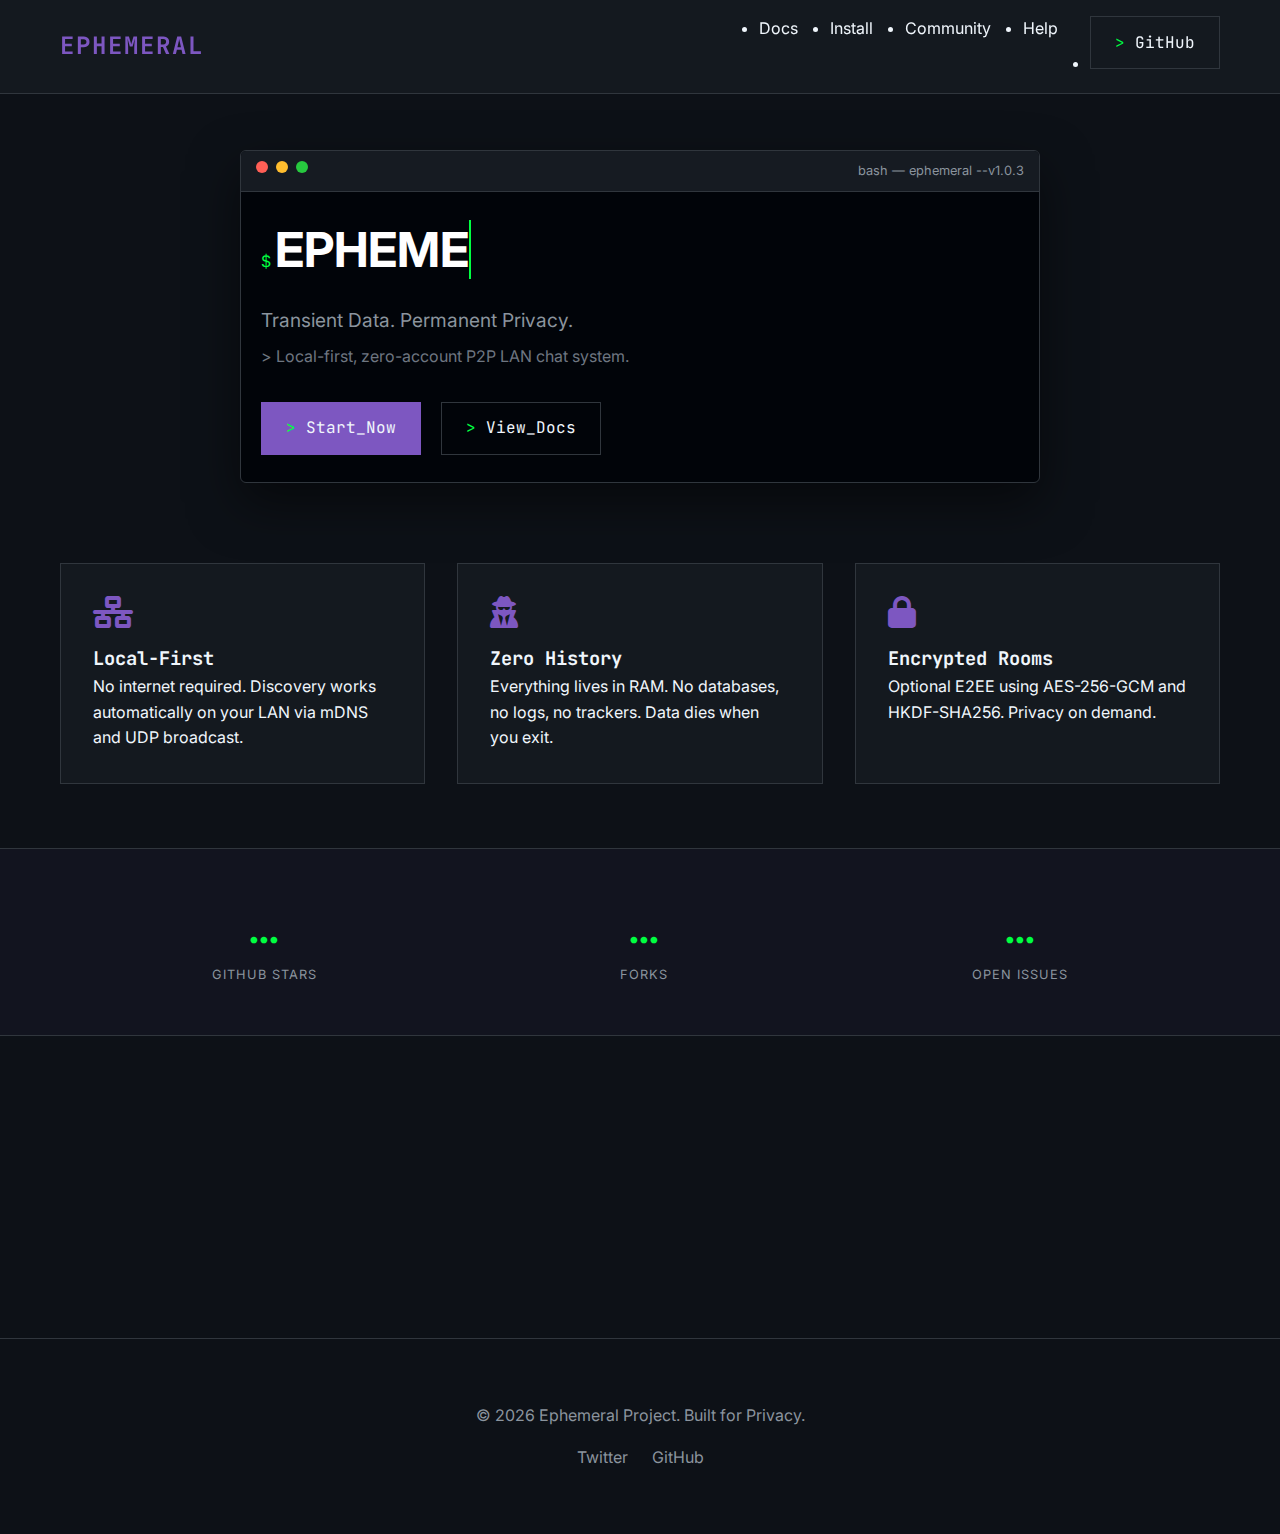
<file: index.html>
<!DOCTYPE html>
<html lang="en">
<head>
    <meta charset="UTF-8">
    <meta name="viewport" content="width=device-width, initial-scale=1.0">
    <title>Ephemeral | Decentralized LAN Chat</title>
    <link rel="stylesheet" href="website/css/style.css">
    <link rel="preconnect" href="https://fonts.googleapis.com">
    <link rel="preconnect" href="https://fonts.gstatic.com" crossorigin>
    <link href="https://fonts.googleapis.com/css2?family=Inter:wght@400;600&family=JetBrains+Mono:wght@700&display=swap" rel="stylesheet">
    <link rel="stylesheet" href="https://cdnjs.cloudflare.com/ajax/libs/font-awesome/6.4.0/css/all.min.css">
</head>
<body>
    <header>
        <div class="container">
            <nav>
                <a href="index.html" class="logo terminal-font">EPHEMERAL</a>
                <button class="hamburger"><i class="fas fa-bars"></i></button>
                <ul class="nav-links">
                    <li><a href="website/pages/docs.html">Docs</a></li>
                    <li><a href="website/pages/install.html">Install</a></li>
                    <li><a href="website/pages/chat.html">Community</a></li>
                    <li><a href="website/pages/help.html">Help</a></li>
                    <li><a href="https://github.com/Mr-Dark-debug/Ephemeral" class="btn" target="_blank">GitHub</a></li>
                </ul>
            </nav>
        </div>
    </header>

    <main>
        <section class="hero section">
            <div class="container" style="padding-top: 150px; text-align: center;">
                <div class="terminal-window fade-in-up" style="max-width: 800px; margin: 0 auto;">
                    <div class="terminal-header">
                        <div class="dot red"></div>
                        <div class="dot yellow"></div>
                        <div class="dot green"></div>
                        <span style="margin-left: auto; font-size: 0.8rem; color: #8b949e;">bash — ephemeral --v1.0.3</span>
                    </div>
                    <div class="terminal-body" style="text-align: left;">
                        <span style="color: var(--accent-green);">$</span> <span class="typing-text" style="font-size: 3rem; font-weight: bold; color: white;"></span>
                        <p style="margin-top: 1rem; font-size: 1.2rem; color: var(--sub-text-color);">
                            Transient Data. Permanent Privacy.
                        </p>
                        <p style="color: #6e7681; margin-top: 0.5rem;">> Local-first, zero-account P2P LAN chat system.</p>
                        <div style="margin-top: 2rem;">
                            <a href="website/pages/install.html" class="btn btn-primary">Start_Now</a>
                            <a href="website/pages/docs.html" class="btn" style="margin-left: 1rem;">View_Docs</a>
                        </div>
                    </div>
                </div>
            </div>
        </section>

        <section class="container fade-in-up" style="margin-top: 80px;">
            <div class="features-grid">
                <div class="feature-card">
                    <i class="fas fa-network-wired"></i>
                    <h3>Local-First</h3>
                    <p>No internet required. Discovery works automatically on your LAN via mDNS and UDP broadcast.</p>
                </div>
                <div class="feature-card">
                    <i class="fas fa-user-secret"></i>
                    <h3>Zero History</h3>
                    <p>Everything lives in RAM. No databases, no logs, no trackers. Data dies when you exit.</p>
                </div>
                <div class="feature-card">
                    <i class="fas fa-lock"></i>
                    <h3>Encrypted Rooms</h3>
                    <p>Optional E2EE using AES-256-GCM and HKDF-SHA256. Privacy on demand.</p>
                </div>
            </div>
        </section>

        <section class="stats-bar fade-in-up">
            <div class="container" style="display: flex; width: 100%; justify-content: space-around; flex-wrap: wrap;">
                <div class="stat-item">
                    <span class="stat-value" id="star-count">...</span>
                    <span class="stat-label">GitHub Stars</span>
                </div>
                <div class="stat-item">
                    <span class="stat-value" id="fork-count">...</span>
                    <span class="stat-label">Forks</span>
                </div>
                <div class="stat-item">
                    <span class="stat-value" id="issue-count">...</span>
                    <span class="stat-label">Open Issues</span>
                </div>
            </div>
        </section>

        <section class="container fade-in-up contributors-section">
            <h2 style="text-align: center; margin-bottom: 2rem;">Top Contributors</h2>
            <div class="contributors-row" id="contributors-row">
                <!-- Loaded via JS -->
            </div>
        </section>
    </main>

    <footer style="padding: 4rem 0; border-top: 1px solid var(--border-color); text-align: center; color: var(--sub-text-color);">
        <div class="container">
            <p>&copy; 2026 Ephemeral Project. Built for Privacy.</p>
            <div style="margin-top: 1rem;">
                <a href="#" style="margin: 0 10px;">Twitter</a>
                <a href="https://github.com/Mr-Dark-debug/Ephemeral" style="margin: 0 10px;">GitHub</a>
            </div>
        </div>
    </footer>

    <script src="website/js/main.js"></script>
</body>
</html>
</file>
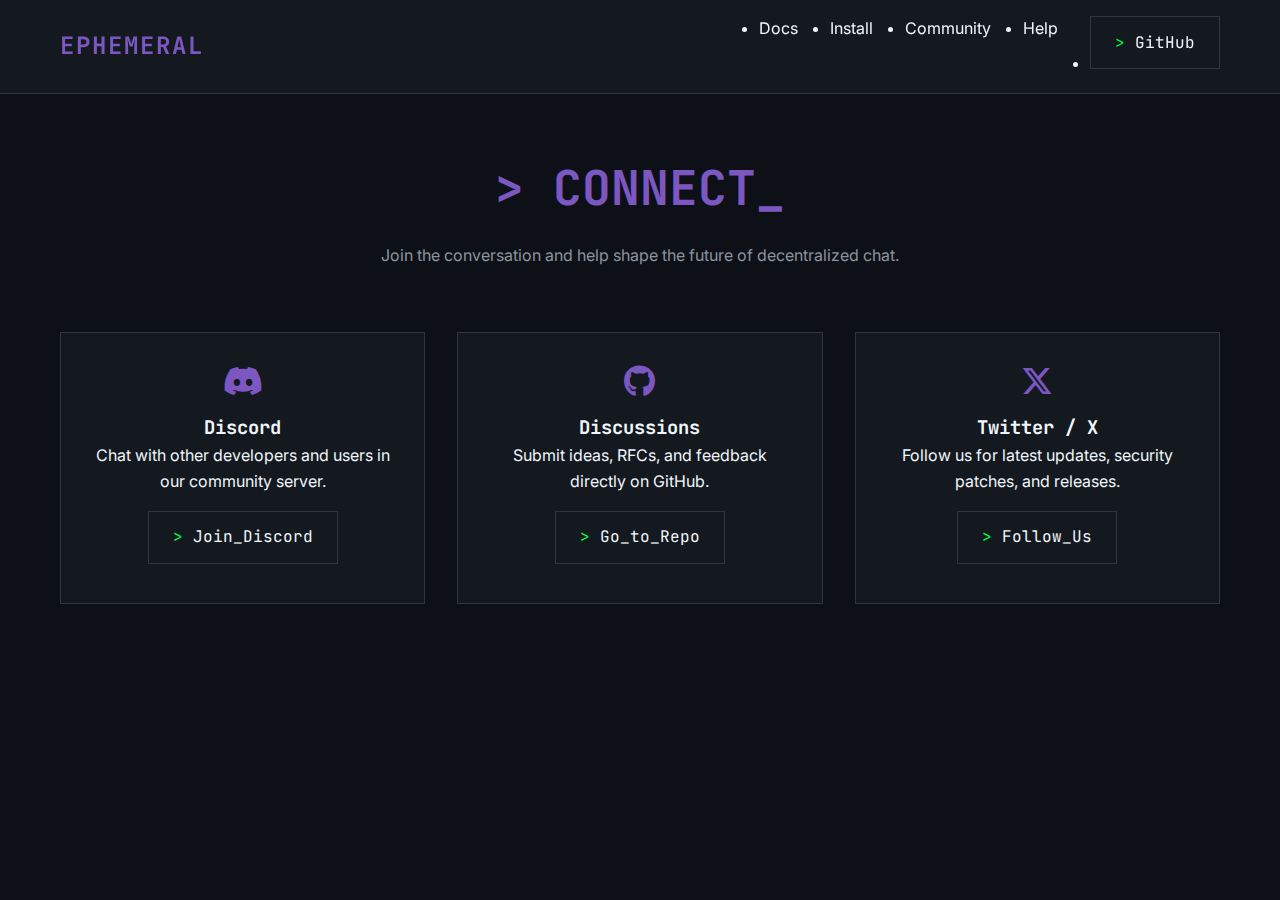
<file: website/pages/chat.html>
<!DOCTYPE html>
<html lang="en">
<head>
    <meta charset="UTF-8">
    <meta name="viewport" content="width=device-width, initial-scale=1.0">
    <title>Community | Ephemeral</title>
    <link rel="stylesheet" href="../css/style.css">
    <link rel="preconnect" href="https://fonts.googleapis.com">
    <link rel="preconnect" href="https://fonts.gstatic.com" crossorigin>
    <link href="https://fonts.googleapis.com/css2?family=Inter:wght@400;600&family=JetBrains+Mono:wght@700&display=swap" rel="stylesheet">
    <link rel="stylesheet" href="https://cdnjs.cloudflare.com/ajax/libs/font-awesome/6.4.0/css/all.min.css">
</head>
<body>
    <header>
        <div class="container">
            <nav>
                <a href="../../index.html" class="logo terminal-font">EPHEMERAL</a>
                <button class="hamburger"><i class="fas fa-bars"></i></button>
                <ul class="nav-links">
                    <li><a href="docs.html">Docs</a></li>
                    <li><a href="install.html">Install</a></li>
                    <li><a href="chat.html" class="active">Community</a></li>
                    <li><a href="help.html">Help</a></li>
                    <li><a href="https://github.com/Mr-Dark-debug/Ephemeral" class="btn" target="_blank">GitHub</a></li>
                </ul>
            </nav>
        </div>
    </header>

    <main class="container" style="padding-top: 150px; text-align: center;">
        <section class="fade-in-up">
            <h1 class="terminal-font" style="font-size: 3rem; color: var(--accent-purple);">> CONNECT_</h1>
            <p style="margin-top: 1rem; color: var(--sub-text-color);">Join the conversation and help shape the future of decentralized chat.</p>
            
            <div class="features-grid" style="margin-top: 4rem;">
                <div class="feature-card">
                    <i class="fab fa-discord"></i>
                    <h3>Discord</h3>
                    <p>Chat with other developers and users in our community server.</p>
                    <a href="#" class="btn" style="margin-top: 1rem;">Join_Discord</a>
                </div>
                <div class="feature-card">
                    <i class="fab fa-github"></i>
                    <h3>Discussions</h3>
                    <p>Submit ideas, RFCs, and feedback directly on GitHub.</p>
                    <a href="https://github.com/Mr-Dark-debug/Ephemeral/discussions" class="btn" style="margin-top: 1rem;">Go_to_Repo</a>
                </div>
                <div class="feature-card">
                    <i class="fab fa-x-twitter"></i>
                    <h3>Twitter / X</h3>
                    <p>Follow us for latest updates, security patches, and releases.</p>
                    <a href="#" class="btn" style="margin-top: 1rem;">Follow_Us</a>
                </div>
            </div>
        </section>
    </main>

    <script src="../js/main.js"></script>
</body>
</html>
</file>
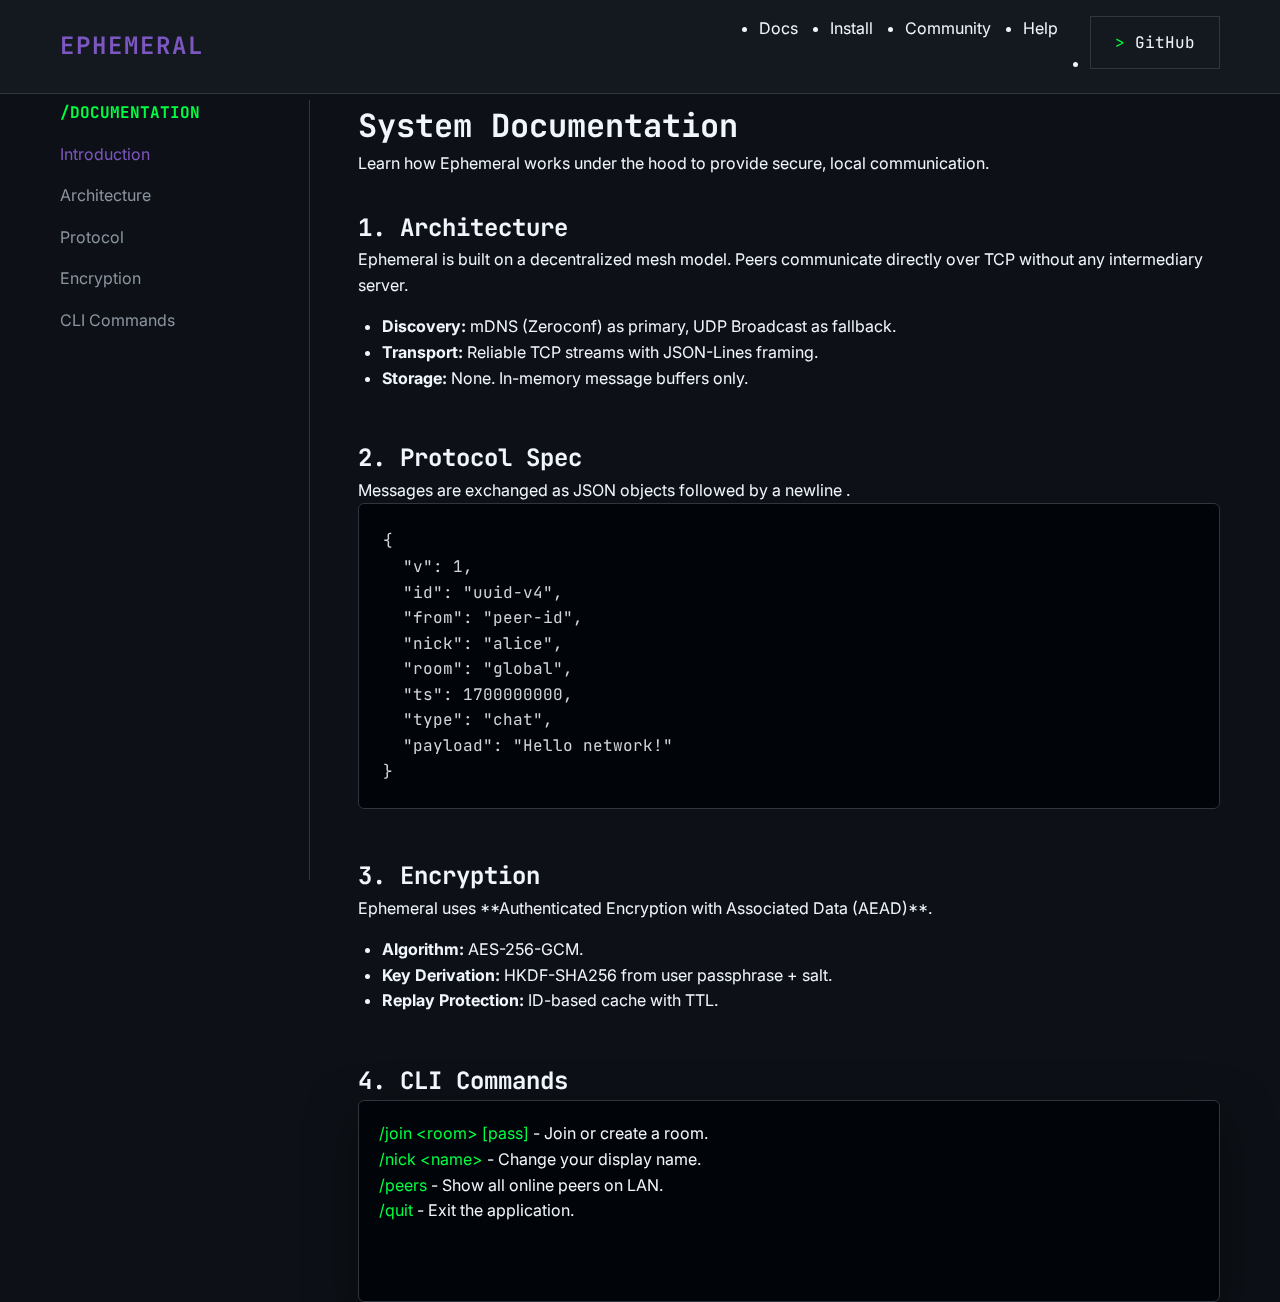
<file: website/pages/docs.html>
<!DOCTYPE html>
<html lang="en">
<head>
    <meta charset="UTF-8">
    <meta name="viewport" content="width=device-width, initial-scale=1.0">
    <title>Docs | Ephemeral</title>
    <link rel="stylesheet" href="../css/style.css">
    <link rel="preconnect" href="https://fonts.googleapis.com">
    <link rel="preconnect" href="https://fonts.gstatic.com" crossorigin>
    <link href="https://fonts.googleapis.com/css2?family=Inter:wght@400;600&family=JetBrains+Mono:wght@700&display=swap" rel="stylesheet">
    <link rel="stylesheet" href="https://cdnjs.cloudflare.com/ajax/libs/font-awesome/6.4.0/css/all.min.css">
</head>
<body>
    <header>
        <div class="container">
            <nav>
                <a href="../../index.html" class="logo terminal-font">EPHEMERAL</a>
                <button class="hamburger"><i class="fas fa-bars"></i></button>
                <ul class="nav-links">
                    <li><a href="docs.html" class="active">Docs</a></li>
                    <li><a href="install.html">Install</a></li>
                    <li><a href="chat.html">Community</a></li>
                    <li><a href="help.html">Help</a></li>
                    <li><a href="https://github.com/Mr-Dark-debug/Ephemeral" class="btn" target="_blank">GitHub</a></li>
                </ul>
            </nav>
        </div>
    </header>

    <main class="container">
        <div class="docs-container">
            <aside class="sidebar">
                <h4 class="terminal-font" style="margin-bottom: 1rem; color: var(--accent-green);">/DOCUMENTATION</h4>
                <ul>
                    <li><a href="#intro" class="active">Introduction</a></li>
                    <li><a href="#architecture">Architecture</a></li>
                    <li><a href="#protocol">Protocol</a></li>
                    <li><a href="#encryption">Encryption</a></li>
                    <li><a href="#commands">CLI Commands</a></li>
                </ul>
            </aside>

            <section class="main-content fade-in-up">
                <h1 id="intro">System Documentation</h1>
                <p>Learn how Ephemeral works under the hood to provide secure, local communication.</p>

                <h2 id="architecture" style="margin-top: 2rem;">1. Architecture</h2>
                <p>Ephemeral is built on a decentralized mesh model. Peers communicate directly over TCP without any intermediary server.</p>
                <ul style="margin-left: 1.5rem; margin-top: 1rem;">
                    <li><strong>Discovery:</strong> mDNS (Zeroconf) as primary, UDP Broadcast as fallback.</li>
                    <li><strong>Transport:</strong> Reliable TCP streams with JSON-Lines framing.</li>
                    <li><strong>Storage:</strong> None. In-memory message buffers only.</li>
                </ul>

                <h2 id="protocol" style="margin-top: 3rem;">2. Protocol Spec</h2>
                <p>Messages are exchanged as JSON objects followed by a newline <code>
</code>.</p>
                <div class="code-block">
                    <pre>{
  "v": 1,
  "id": "uuid-v4",
  "from": "peer-id",
  "nick": "alice",
  "room": "global",
  "ts": 1700000000,
  "type": "chat",
  "payload": "Hello network!"
}</pre>
                </div>

                <h2 id="encryption" style="margin-top: 3rem;">3. Encryption</h2>
                <p>Ephemeral uses **Authenticated Encryption with Associated Data (AEAD)**.</p>
                <ul style="margin-left: 1.5rem; margin-top: 1rem;">
                    <li><strong>Algorithm:</strong> AES-256-GCM.</li>
                    <li><strong>Key Derivation:</strong> HKDF-SHA256 from user passphrase + salt.</li>
                    <li><strong>Replay Protection:</strong> ID-based cache with TTL.</li>
                </ul>

                <h2 id="commands" style="margin-top: 3rem;">4. CLI Commands</h2>
                <div class="terminal-window">
                    <div class="terminal-body">
                        <p><span style="color: var(--accent-green);">/join &lt;room&gt; [pass]</span> - Join or create a room.</p>
                        <p><span style="color: var(--accent-green);">/nick &lt;name&gt;</span> - Change your display name.</p>
                        <p><span style="color: var(--accent-green);">/peers</span> - Show all online peers on LAN.</p>
                        <p><span style="color: var(--accent-green);">/quit</span> - Exit the application.</p>
                    </div>
                </div>
            </section>
        </div>
    </main>

    <script src="../js/main.js"></script>
</body>
</html>
</file>
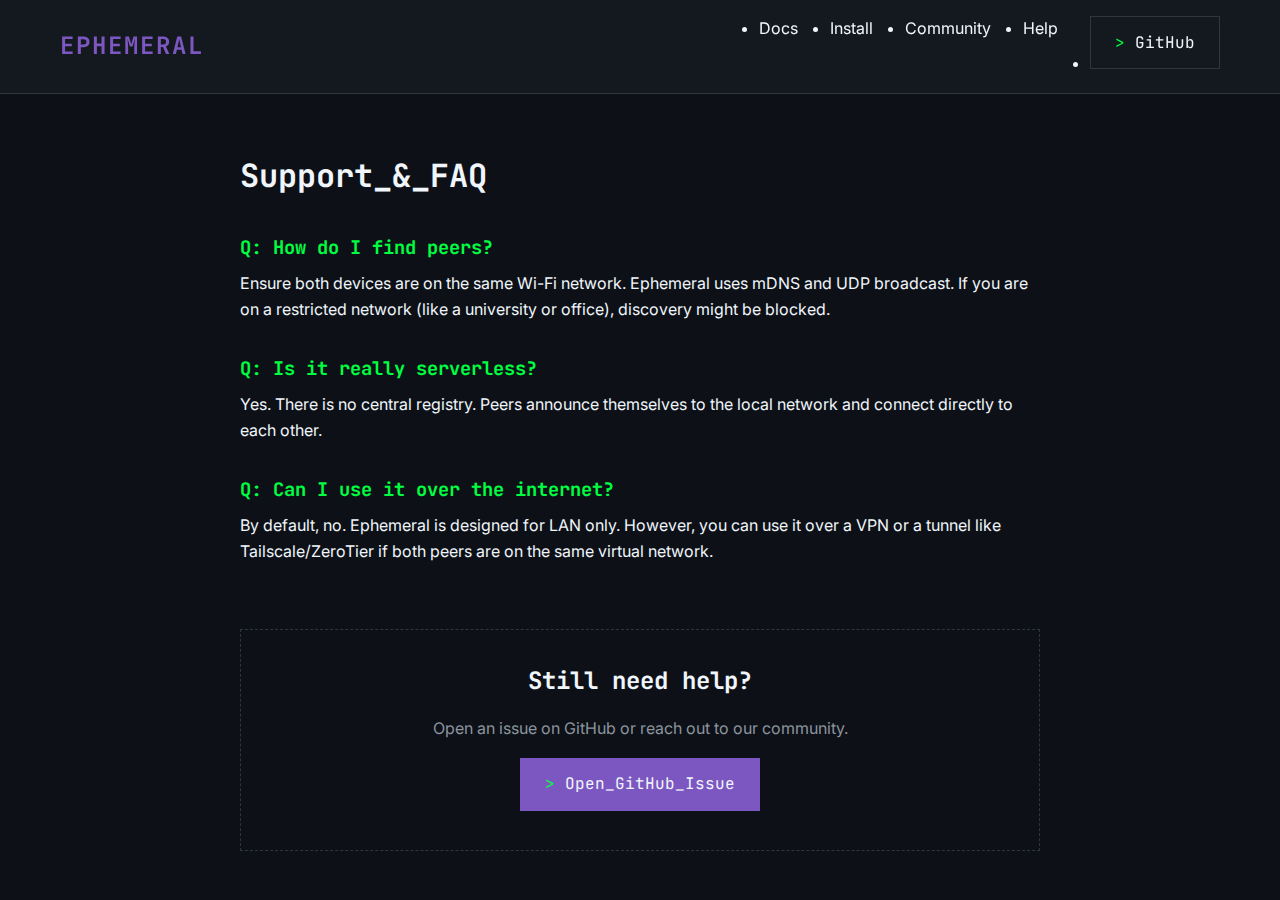
<file: website/pages/help.html>
<!DOCTYPE html>
<html lang="en">
<head>
    <meta charset="UTF-8">
    <meta name="viewport" content="width=device-width, initial-scale=1.0">
    <title>Help | Ephemeral</title>
    <link rel="stylesheet" href="../css/style.css">
    <link rel="preconnect" href="https://fonts.googleapis.com">
    <link rel="preconnect" href="https://fonts.gstatic.com" crossorigin>
    <link href="https://fonts.googleapis.com/css2?family=Inter:wght@400;600&family=JetBrains+Mono:wght@700&display=swap" rel="stylesheet">
    <link rel="stylesheet" href="https://cdnjs.cloudflare.com/ajax/libs/font-awesome/6.4.0/css/all.min.css">
</head>
<body>
    <header>
        <div class="container">
            <nav>
                <a href="../../index.html" class="logo terminal-font">EPHEMERAL</a>
                <button class="hamburger"><i class="fas fa-bars"></i></button>
                <ul class="nav-links">
                    <li><a href="docs.html">Docs</a></li>
                    <li><a href="install.html">Install</a></li>
                    <li><a href="chat.html">Community</a></li>
                    <li><a href="help.html" class="active">Help</a></li>
                    <li><a href="https://github.com/Mr-Dark-debug/Ephemeral" class="btn" target="_blank">GitHub</a></li>
                </ul>
            </nav>
        </div>
    </header>

    <main class="container" style="padding-top: 150px;">
        <section class="fade-in-up" style="max-width: 800px; margin: 0 auto;">
            <h1 class="terminal-font" style="margin-bottom: 2rem;">Support_&_FAQ</h1>
            
            <div style="margin-bottom: 2rem;">
                <h3 style="color: var(--accent-green); margin-bottom: 0.5rem;">Q: How do I find peers?</h3>
                <p>Ensure both devices are on the same Wi-Fi network. Ephemeral uses mDNS and UDP broadcast. If you are on a restricted network (like a university or office), discovery might be blocked.</p>
            </div>

            <div style="margin-bottom: 2rem;">
                <h3 style="color: var(--accent-green); margin-bottom: 0.5rem;">Q: Is it really serverless?</h3>
                <p>Yes. There is no central registry. Peers announce themselves to the local network and connect directly to each other.</p>
            </div>

            <div style="margin-bottom: 2rem;">
                <h3 style="color: var(--accent-green); margin-bottom: 0.5rem;">Q: Can I use it over the internet?</h3>
                <p>By default, no. Ephemeral is designed for LAN only. However, you can use it over a VPN or a tunnel like Tailscale/ZeroTier if both peers are on the same virtual network.</p>
            </div>

            <div style="margin-top: 4rem; padding: 2rem; border: 1px dashed var(--border-color); text-align: center;">
                <h2 class="terminal-font">Still need help?</h2>
                <p style="margin: 1rem 0; color: var(--sub-text-color);">Open an issue on GitHub or reach out to our community.</p>
                <a href="https://github.com/Mr-Dark-debug/Ephemeral/issues" class="btn btn-primary">Open_GitHub_Issue</a>
            </div>
        </section>
    </main>

    <script src="../js/main.js"></script>
</body>
</html>
</file>
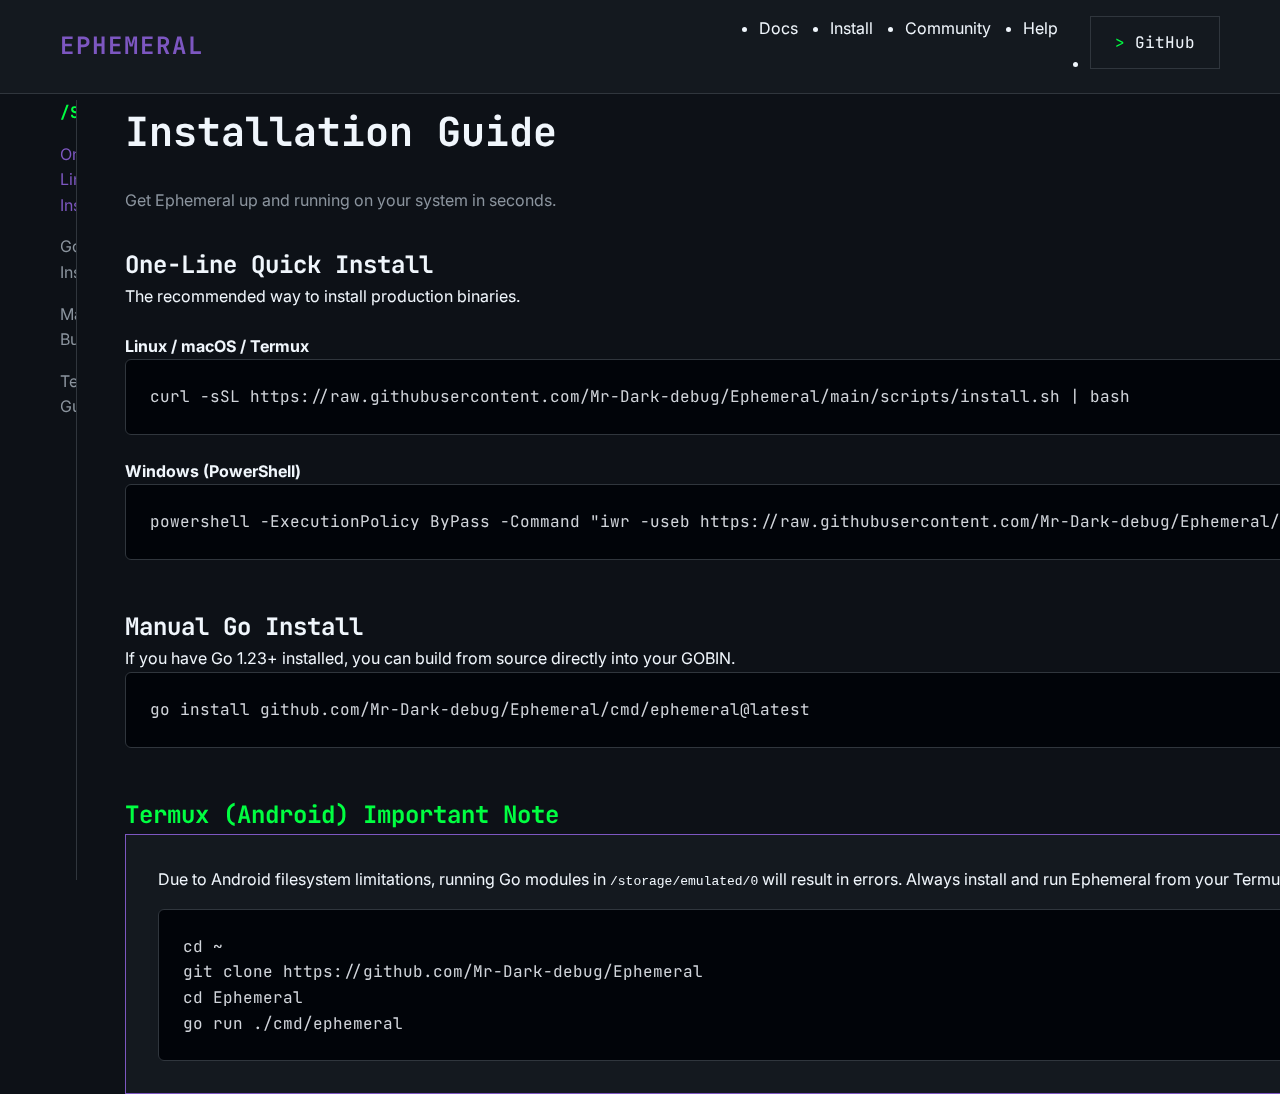
<file: website/pages/install.html>
<!DOCTYPE html>
<html lang="en">
<head>
    <meta charset="UTF-8">
    <meta name="viewport" content="width=device-width, initial-scale=1.0">
    <title>Install | Ephemeral</title>
    <link rel="stylesheet" href="../css/style.css">
    <link rel="preconnect" href="https://fonts.googleapis.com">
    <link rel="preconnect" href="https://fonts.gstatic.com" crossorigin>
    <link href="https://fonts.googleapis.com/css2?family=Inter:wght@400;600&family=JetBrains+Mono:wght@700&display=swap" rel="stylesheet">
    <link rel="stylesheet" href="https://cdnjs.cloudflare.com/ajax/libs/font-awesome/6.4.0/css/all.min.css">
</head>
<body>
    <header>
        <div class="container">
            <nav>
                <a href="../../index.html" class="logo terminal-font">EPHEMERAL</a>
                <button class="hamburger"><i class="fas fa-bars"></i></button>
                <ul class="nav-links">
                    <li><a href="docs.html">Docs</a></li>
                    <li><a href="install.html" class="active">Install</a></li>
                    <li><a href="chat.html">Community</a></li>
                    <li><a href="help.html">Help</a></li>
                    <li><a href="https://github.com/Mr-Dark-debug/Ephemeral" class="btn" target="_blank">GitHub</a></li>
                </ul>
            </nav>
        </div>
    </header>

    <main class="container">
        <div class="docs-container">
            <aside class="sidebar">
                <h4 class="terminal-font" style="margin-bottom: 1rem; color: var(--accent-green);">/SETUP</h4>
                <ul>
                    <li><a href="#one-liner" class="active">One-Line Install</a></li>
                    <li><a href="#go-install">Go Install</a></li>
                    <li><a href="#manual">Manual Build</a></li>
                    <li><a href="#termux">Termux Guide</a></li>
                </ul>
            </aside>

            <section class="main-content fade-in-up">
                <h1 style="font-size: 2.5rem; margin-bottom: 1.5rem;">Installation Guide</h1>
                <p style="color: var(--sub-text-color); margin-bottom: 2rem;">Get Ephemeral up and running on your system in seconds.</p>

                <h2 id="one-liner" style="margin-top: 2rem;">One-Line Quick Install</h2>
                <p>The recommended way to install production binaries.</p>
                
                <h4 style="margin-top: 1.5rem;">Linux / macOS / Termux</h4>
                <div class="code-block">
                    <pre id="code-bash">curl -sSL https://raw.githubusercontent.com/Mr-Dark-debug/Ephemeral/main/scripts/install.sh | bash</pre>
                    <button class="copy-btn" onclick="copyToClipboard(this, document.getElementById('code-bash').innerText)">COPY</button>
                </div>

                <h4 style="margin-top: 1.5rem;">Windows (PowerShell)</h4>
                <div class="code-block">
                    <pre id="code-ps">powershell -ExecutionPolicy ByPass -Command "iwr -useb https://raw.githubusercontent.com/Mr-Dark-debug/Ephemeral/main/scripts/install.ps1 | iex"</pre>
                    <button class="copy-btn" onclick="copyToClipboard(this, document.getElementById('code-ps').innerText)">COPY</button>
                </div>

                <h2 id="go-install" style="margin-top: 3rem;">Manual Go Install</h2>
                <p>If you have Go 1.23+ installed, you can build from source directly into your GOBIN.</p>
                <div class="code-block">
                    <pre id="code-go">go install github.com/Mr-Dark-debug/Ephemeral/cmd/ephemeral@latest</pre>
                    <button class="copy-btn" onclick="copyToClipboard(this, document.getElementById('code-go').innerText)">COPY</button>
                </div>

                <h2 id="termux" style="margin-top: 3rem; color: var(--accent-green);">Termux (Android) Important Note</h2>
                <div class="feature-card" style="border-color: var(--accent-purple);">
                    <p>Due to Android filesystem limitations, running Go modules in <code>/storage/emulated/0</code> will result in errors. Always install and run Ephemeral from your Termux home directory:</p>
                    <div class="code-block" style="margin-top: 1rem;">
                        <pre>cd ~
git clone https://github.com/Mr-Dark-debug/Ephemeral
cd Ephemeral
go run ./cmd/ephemeral</pre>
                    </div>
                </div>
            </section>
        </div>
    </main>

    <script src="../js/main.js"></script>
</body>
</html>
</file>
<file: website/css/style.css>
:root {
    --bg-color: #0d1117;
    --text-color: #f0f6fc;
    --sub-text-color: #8b949e;
    --accent-purple: #7d57c1;
    --accent-green: #00ff41;
    --border-color: #30363d;
    --glass-bg: rgba(22, 27, 34, 0.8);
    --transition: all 0.4s cubic-bezier(0.16, 1, 0.3, 1);
}

* {
    margin: 0;
    padding: 0;
    box-sizing: border-box;
}

body {
    background-color: var(--bg-color);
    color: var(--text-color);
    font-family: 'Inter', -apple-system, BlinkMacSystemFont, "Segoe UI", Helvetica, Arial, sans-serif;
    line-height: 1.6;
    overflow-x: hidden;
}

h1, h2, h3, .terminal-font {
    font-family: 'JetBrains Mono', 'Courier New', monospace;
}

a {
    color: inherit;
    text-decoration: none;
    transition: var(--transition);
}

/* Animations */
.fade-in-up {
    opacity: 0;
    transform: translateY(20px);
    transition: opacity 0.6s cubic-bezier(0.16, 1, 0.3, 1), transform 0.6s cubic-bezier(0.16, 1, 0.3, 1);
}

.fade-in-up.visible {
    opacity: 1;
    transform: translateY(0);
}

/* Layout Elements */
.container {
    max-width: 1200px;
    margin: 0 auto;
    padding: 0 20px;
}

header {
    position: fixed;
    top: 0;
    width: 100%;
    z-index: 1000;
    background: var(--glass-bg);
    backdrop-filter: blur(12px);
    border-bottom: 1px solid var(--border-color);
    padding: 1rem 0;
}

nav {
    display: flex;
    justify-content: space-between;
    align-items: center;
}

.logo {
    font-size: 1.5rem;
    font-weight: bold;
    color: var(--accent-purple);
    letter-spacing: 2px;
}

.nav-links {
    display: flex;
    gap: 2rem;
}

.nav-links a:hover {
    color: var(--accent-green);
    text-shadow: 0 0 8px var(--accent-green);
}

.hamburger {
    display: none;
    cursor: pointer;
    background: none;
    border: none;
    color: white;
    font-size: 1.5rem;
}

/* Buttons */
.btn {
    display: inline-block;
    padding: 0.8rem 1.5rem;
    border: 1px solid var(--border-color);
    background: transparent;
    color: var(--text-color);
    font-family: 'JetBrains Mono', monospace;
    cursor: pointer;
    transition: var(--transition);
    position: relative;
    overflow: hidden;
}

.btn::before {
    content: "> ";
    color: var(--accent-green);
}

.btn:hover {
    border-color: var(--accent-purple);
    box-shadow: 0 0 15px rgba(125, 87, 193, 0.3);
    transform: translateY(-2px);
}

.btn-primary {
    background: var(--accent-purple);
    border-color: var(--accent-purple);
}

.btn-primary:hover {
    background: transparent;
    color: var(--accent-purple);
}

/* Terminal Elements */
.terminal-window {
    background: #010409;
    border: 1px solid var(--border-color);
    border-radius: 6px;
    overflow: hidden;
    box-shadow: 0 20px 50px rgba(0,0,0,0.5);
}

.terminal-header {
    background: #161b22;
    padding: 10px 15px;
    display: flex;
    gap: 8px;
    border-bottom: 1px solid var(--border-color);
}

.dot {
    width: 12px;
    height: 12px;
    border-radius: 50%;
}

.dot.red { background: #ff5f56; }
.dot.yellow { background: #ffbd2e; }
.dot.green { background: #27c93f; }

.terminal-body {
    padding: 20px;
    min-height: 200px;
}

/* Grid System */
.features-grid {
    display: grid;
    grid-template-columns: repeat(3, 1fr);
    gap: 2rem;
    margin-top: 4rem;
}

.feature-card {
    padding: 2rem;
    border: 1px solid var(--border-color);
    transition: var(--transition);
    background: var(--glass-bg);
}

.feature-card:hover {
    border-color: var(--accent-green);
    transform: translateY(-10px);
    box-shadow: 0 10px 30px rgba(0, 255, 65, 0.1);
}

.feature-card i {
    font-size: 2rem;
    color: var(--accent-purple);
    margin-bottom: 1rem;
    display: block;
}

/* Stats Section */
.stats-bar {
    display: flex;
    justify-content: space-around;
    padding: 3rem 0;
    border-top: 1px solid var(--border-color);
    border-bottom: 1px solid var(--border-color);
    margin: 4rem 0;
    background: rgba(125, 87, 193, 0.05);
}

.stat-item {
    text-align: center;
}

.stat-value {
    font-size: 2.5rem;
    font-weight: bold;
    color: var(--accent-green);
    display: block;
}

.stat-label {
    color: var(--sub-text-color);
    text-transform: uppercase;
    font-size: 0.8rem;
    letter-spacing: 1px;
}

/* Contributors */
.contributors-section {
    padding: 4rem 0;
}

.contributors-row {
    display: flex;
    gap: 1.5rem;
    overflow-x: auto;
    padding: 20px 0;
    scrollbar-width: none; /* Firefox */
}

.contributors-row::-webkit-scrollbar {
    display: none; /* Chrome/Safari */
}

.contributor-avatar {
    width: 60px;
    height: 60px;
    border-radius: 50%;
    border: 2px solid var(--border-color);
    transition: var(--transition);
    flex-shrink: 0;
}

.contributor-avatar:hover {
    border-color: var(--accent-purple);
    transform: scale(1.1);
}

/* Docs/Install Layout */
.docs-container {
    display: flex;
    gap: 3rem;
    padding-top: 100px;
}

.sidebar {
    width: 250px;
    position: sticky;
    top: 100px;
    height: calc(100vh - 120px);
    overflow-y: auto;
    padding-right: 1rem;
    border-right: 1px solid var(--border-color);
}

.sidebar ul {
    list-style: none;
}

.sidebar li {
    margin-bottom: 1rem;
}

.sidebar a {
    color: var(--sub-text-color);
}

.sidebar a.active, .sidebar a:hover {
    color: var(--accent-purple);
}

.main-content {
    flex: 1;
}

/* Code Blocks */
code-block {
    position: relative;
    display: block;
    margin: 1.5rem 0;
}

pre {
    background: #010409;
    padding: 1.5rem;
    border: 1px solid var(--border-color);
    border-radius: 6px;
    overflow-x: auto;
    font-family: 'JetBrains Mono', monospace;
    color: #d1d5db;
}

.copy-btn {
    position: absolute;
    top: 10px;
    right: 10px;
    padding: 5px 10px;
    font-size: 0.7rem;
    background: var(--border-color);
    border: none;
    color: white;
    cursor: pointer;
    border-radius: 4px;
}

.copy-btn:hover {
    background: var(--accent-purple);
}

/* Mobile Responsiveness */
@media (max-width: 768px) {
    .nav-links {
        display: none;
        position: absolute;
        top: 100%;
        left: 0;
        width: 100%;
        background: var(--bg-color);
        flex-direction: column;
        padding: 2rem;
        border-bottom: 1px solid var(--border-color);
    }

    .nav-links.active {
        display: flex;
    }

    .hamburger {
        display: block;
    }

    .features-grid {
        grid-template-columns: 1fr;
    }

    .stats-bar {
        flex-direction: column;
        gap: 2rem;
    }

    .docs-container {
        flex-direction: column;
    }

    .sidebar {
        width: 100%;
        position: static;
        height: auto;
        border-right: none;
        border-bottom: 1px solid var(--border-color);
        padding-bottom: 2rem;
    }
}
</file>
